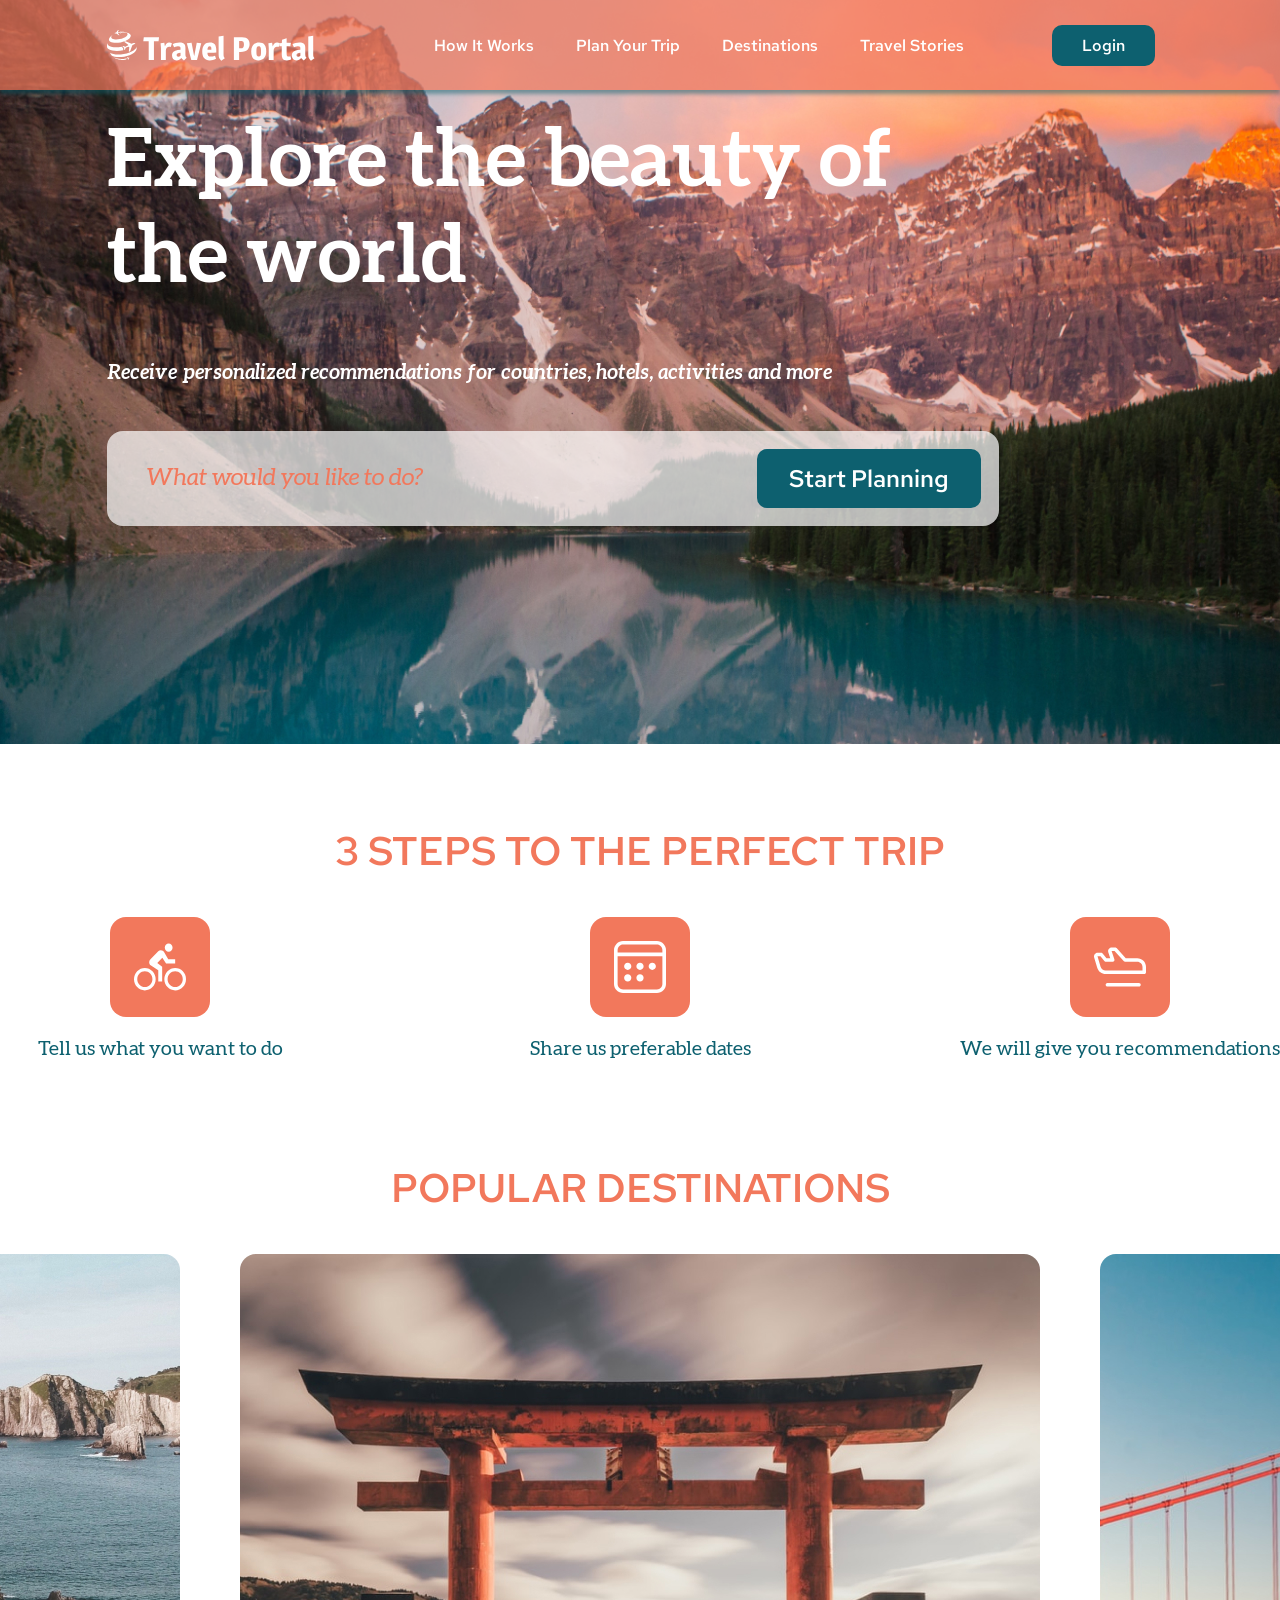
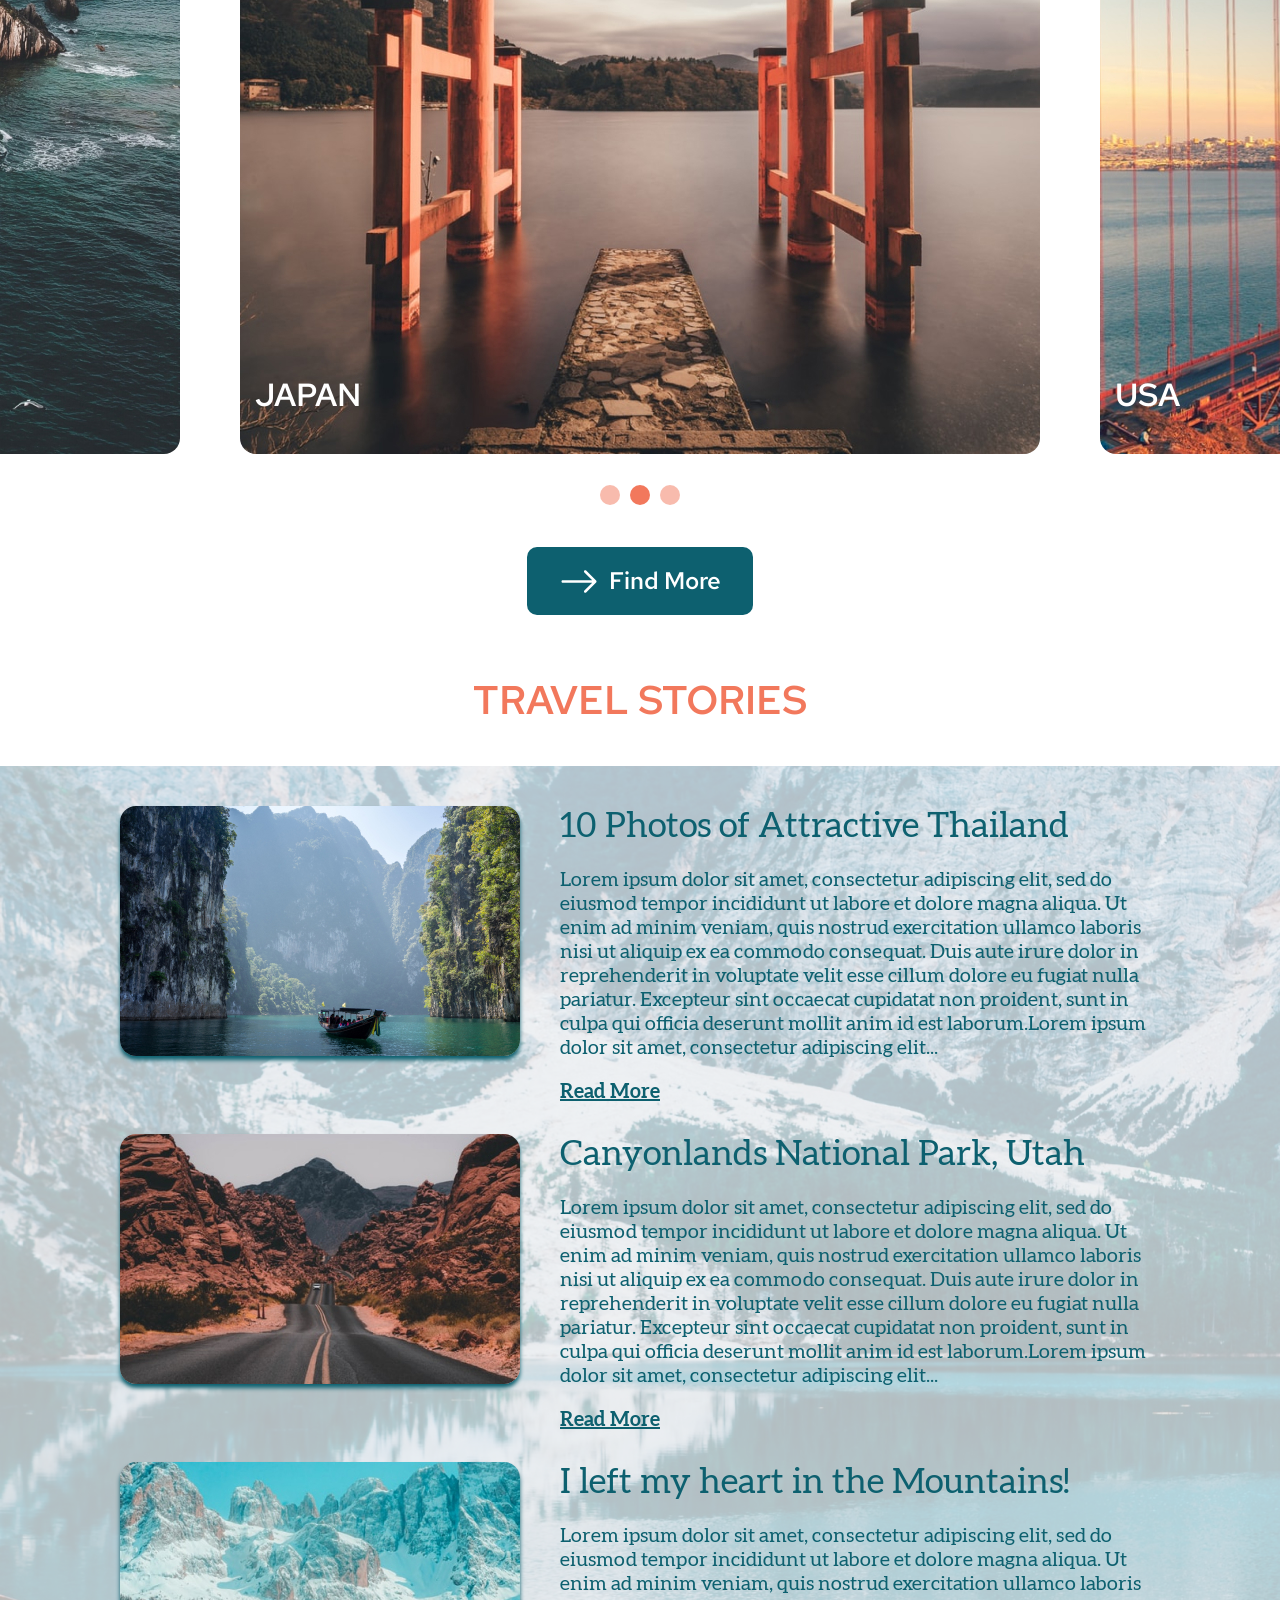
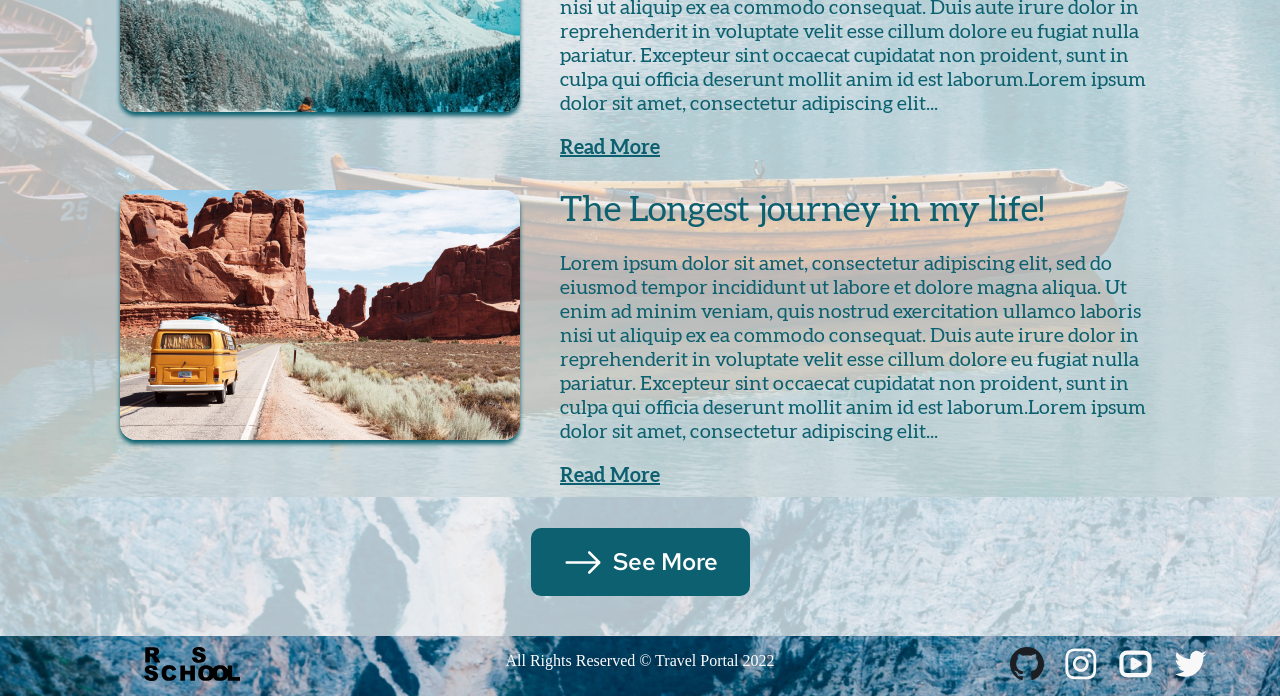
<file: travel/index.html>
<!DOCTYPE html>
<html lang="en">
<head>
    <meta charset="UTF-8">
    <meta http-equiv="X-UA-Compatible" content="IE=edge">
    <meta name="viewport" content="width=device-width, initial-scale=1.0">
    <link rel="stylesheet" type="text/css" href="css/normalize.css">
    <link rel="stylesheet" type="text/css" href="css/style.css">
    <link rel="shortcut icon" href="img/svg/Vector.svg" type="image/x-icon">
    <title>Travel</title>
</head>
<body>
    <div class="container">
    <header>
        <nav>
            <div class="nav_logo">
                <img src="img/svg/logo.svg" alt="website-logo">
            </div> <!-- nav_logo end -->
            <ul class="nav_list">
                <li class="nav__item"><a href="#preview">How It Works</a></li>
                <li class="nav__item"><a href="#steps">Plan Your Trip</a></li>
                <li class="nav__item"><a href="#destinations">Destinations</a></li>
                <li class="nav__item"><a href="#stories">Travel Stories</a></li>
            </ul>
            <button class="button_login">Login</button>
        </nav>
    </header>
    <main>
        <section class="preview" id="preview">
            <div class="preview__wrapper">
                <h1 class="preview__title">Explore the beauty of the world</h1>
                <p class="preview__subtitle">Receive personalized recommendations for countries, hotels, activities and more</p>
                <div class="preview__interact">
                    <p class="preview__question">What would you like to do?</p>
                    <button type="button" class="button">Start Planning</button>
                </div> <!-- preview__interact end -->
        </section>
        <section class="steps" id="steps">
            <h2 class="steps_title">3 STEPS TO THE PERFECT TRIP</h2>
            <div class="steps_list">
                <div class="steps_item">
                    <img src="img/svg/Cyclist.svg" alt="icon-wish">
                    <p class="steps__title">Tell us what you want to do</p>
                </div> 
                <div class="steps_item">
                    <img src="img/svg/Calendar.svg" alt="icon-plan">
                    <p class="steps__title">Share us preferable dates</p>
                </div>
                <div class="steps_item">
                    <img src="img/svg/Plane.svg" alt="icon-recommendations">
                    <p class="steps__title">We will give you recommendations</p>
                </div>
            </div>
        </section>
        <section class="destinations" id="destinations">
            <h2 class="steps_title">POPULAR DESTINATIONS</h2>
            <div class="destinations__slider">
                <div class="destinations__item">
                    <img src="img/Rectangle-23.jpg" alt="Spain photo">
                    <p class="country">SPAIN</p>
                </div>
                <div class="destinations__item">
                    <img src="img/Rectangle-24.jpg" alt="Japan photo">
                    <p class="country">JAPAN</p>
                </div>
                <div class="destinations__item">
                    <img src="img/Rectangle-25.jpg" alt="USA photo">
                    <p class="country">USA</p>
                </div>
            </div>
            <div class="destinations__slider-position">
                <div class="slider-position__none"></div>
                <div class="slider-position__active"></div>
                <div class="slider-position__none"></div>
            </div>
            <button type="button" class="button button__arrow">
                <img src="img/svg/arrow-right.svg" alt="icon-arrow">
                Find More
            </button>
        </section>
        <section class="stories" id="stories">
            <h2 class="steps_title">TRAVEL STORIES</h2>
            <div class="stories_wrapper">
            <div class="stories_container">
            <div class="stories_list">
                <div class="stories_item">
                    <img src="img/Rectangle-29.jpg" alt="river photo">
                    <div class="textblock">
                        <h3 class="stories__title">10 Photos of Attractive Thailand</h3>
                        <article>
                        <p class>Lorem ipsum dolor sit amet, consectetur adipiscing elit, sed do eiusmod tempor incididunt ut labore et dolore magna aliqua. Ut enim ad minim veniam, quis nostrud exercitation ullamco laboris nisi ut aliquip ex ea commodo consequat. Duis aute irure dolor in reprehenderit in voluptate velit esse cillum dolore eu fugiat nulla pariatur. Excepteur sint occaecat cupidatat non proident, sunt in culpa qui officia deserunt mollit anim id est laborum.Lorem ipsum dolor sit amet, consectetur adipiscing elit... 
                        </p>
                        </article>  
                        <a href="index.html" class="more__link">Read More</a>
                    </div>
                </div>
            </div>
            <div class="stories_list">
                <div class="stories_item">
                    <img src="img/Rectangle-30.jpg" alt="Mountains photo">
                    <div class="textblock">
                        <h3 class="stories__title">Canyonlands National Park, Utah</h3>
                        <article>
                        <p class>Lorem ipsum dolor sit amet, consectetur adipiscing elit, sed do eiusmod tempor incididunt ut labore et dolore magna aliqua. Ut enim ad minim veniam, quis nostrud exercitation ullamco laboris nisi ut aliquip ex ea commodo consequat. Duis aute irure dolor in reprehenderit in voluptate velit esse cillum dolore eu fugiat nulla pariatur. Excepteur sint occaecat cupidatat non proident, sunt in culpa qui officia deserunt mollit anim id est laborum.Lorem ipsum dolor sit amet, consectetur adipiscing elit... 
                        </p>
                        </article>
                        <a href="index.html" class="more__link">Read More</a>
                    </div>
                </div>
            </div>
            <div class="stories_list">
                <div class="stories_item">
                    <img src="img/Rectangle-31.jpg" alt="Snowy Mountains photo">
                    <div class="textblock">
                        <h3 class="stories__title">I left my heart in the Mountains!</h3>
                        <article>
                        <p>Lorem ipsum dolor sit amet, consectetur adipiscing elit, sed do eiusmod tempor incididunt ut labore et dolore magna aliqua. Ut enim ad minim veniam, quis nostrud exercitation ullamco laboris nisi ut aliquip ex ea commodo consequat. Duis aute irure dolor in reprehenderit in voluptate velit esse cillum dolore eu fugiat nulla pariatur. Excepteur sint occaecat cupidatat non proident, sunt in culpa qui officia deserunt mollit anim id est laborum.Lorem ipsum dolor sit amet, consectetur adipiscing elit... 
                        </p>
                        </article>  
                        <a href="index.html" class="more__link">Read More</a>
                    </div>
                </div>
            </div>
            <div class="stories_list">
                <div class="stories_item">
                    <img src="img/Rectangle-32.jpg" alt="Bus photo">
                    <div class="textblock">
                        <h3 class="stories__title">The Longest journey in my life!</h3>
                        <article>
                        <p class>Lorem ipsum dolor sit amet, consectetur adipiscing elit, sed do eiusmod tempor incididunt ut labore et dolore magna aliqua. Ut enim ad minim veniam, quis nostrud exercitation ullamco laboris nisi ut aliquip ex ea commodo consequat. Duis aute irure dolor in reprehenderit in voluptate velit esse cillum dolore eu fugiat nulla pariatur. Excepteur sint occaecat cupidatat non proident, sunt in culpa qui officia deserunt mollit anim id est laborum.Lorem ipsum dolor sit amet, consectetur adipiscing elit...
                        </p>
                        </article>  
                        <a href="index.html" class="more__link">Read More</a>
                    </div>
                </div>
            </div>
            <button class="button button__arrow">
                <img src="img/svg/arrow-right.svg" alt="arrow-right">
                See More
            </button>
            </div>
            </div>
        </section>
    </main>
    <footer class="footer__main">
        <div class="footer__item">
                <a href="https://rs.school/"><img src="img/svg/logo-rsschool.svg" alt="rsschool-logo"></a>
        </div>
        <div class="footer__item">
            <div class="footer__rights">All Rights Reserved © Travel Portal 2022</div>
        </div>
        <div class="footer__item">
            <ul class="footer__socials-list">
                <li class="footer__socials-item"><a href="https://github.com/Saidmurodkhodja"><img src="img/svg/icon-github.svg" alt="github logo"></a></li>
                <li class="footer__socials-item"><a href="https://github.com/Saidmurodkhodja"><img src="img/svg/icon-instagram.svg" alt="instagram logo"></a></li>
                <li class="footer__socials-item"><a href="https://github.com/Saidmurodkhodja"><img src="img/svg/icon-youtube.svg" alt="youtube logo"></a></li>
                <li class="footer__socials-item"><a href="https://github.com/Saidmurodkhodja"><img src="img/svg/icon-twitter.svg" alt="twitter logo"></a></li>
            </ul>
        </div>
    </footer>
    </div>
    <script src="index.js"></script>
</body>
</html>
</file>
<file: travel/css/style.css>
@font-face {
    font-family: 'Aleo';
    src: url(../fonts/Aleo/Aleo-Bold.ttf);
    font-weight: 700;
    font-style: normal;
}

@font-face {
    font-family: 'Aleo';
    src: url(../fonts/Aleo/Aleo-BoldItalic.ttf);
    font-weight: 700;
    font-style: italic;
}

@font-face {
    font-family: 'Aleo';
    src: url(../fonts/Aleo/Aleo-Regular.ttf);
    font-weight: 400;
    font-style: normal;
}

@font-face {
    font-family: 'Aleo';
    src: url(../fonts/Aleo/Aleo-Italic.ttf);
    font-weight: 400;
    font-style: italic;
}

@font-face {
    font-family: 'Magra';
    src: url(../fonts/Magra/Magra-Bold.ttf);
    font-weight: 700;
    font-style: normal;
}

@font-face {
    font-family: 'Red Hat Text';
    src: url(../fonts/RedHatText/RedHatText-Medium.ttf);
    font-weight: 500;
    font-style: normal;
}

* {
    box-sizing: border-box;
}

html {
    scroll-behavior: smooth;
}

.container {
    max-width: 1440px;
    margin: 0 auto;
}

header {
    display: grid;
}

nav {
    display: flex;
    justify-content: space-between;
    align-items: center;
    padding: 0 8.33%;
    background: rgba(242, 120, 92, 0.7);
    box-shadow: 0 4px 4px rgba(13, 96, 111, 0.5);
    height: 90px;
}

.nav_logo {
    display: flex;
    align-items: flex-end;
    margin: 16px 0;
}

.nav_list {
    display: flex;
    list-style: none;
    color: #fff;
    gap: 42px;
    font: 500 16px/21px "Red Hat Text";
}

.nav__item a {
    color: #fff;
    text-decoration: none;
    transition: 0.5s;
    font: Aleo;
}

.nav__item a:hover {
    color: #0D606F;
}

.nav__name {
    color: #fff;
    font: 600 29px/20px "Magra";
    margin: 0;
}

.preview__wrapper {
    display: flex;
    flex-direction: column;
    padding: 9% 0 17% 0;
    margin: 0 8.33%;
    max-width: 892px;
}

.preview {
    background: url(../img/garrett-parker-DlkF4-dbCOU-unsplash.jpg) center center no-repeat;
    background-size: cover;   
    margin-top: -91px;
}

.preview__title {
    font: 700 80px/96px "Aleo";
    color: #fff;
    margin-bottom: 35px;
    margin-top: 0;
}

.preview__subtitle {
    font: 700 italic 20px/24px "Aleo";
    color: #fff;
    margin-bottom: 46px;
}

.preview__interact {
    display: flex;
    justify-content: space-between;
    align-items: center;
    background: rgba(255, 255, 255, 0.7);
    border-radius: 16px;
} 

.preview__question {
    font: italic 400 24px/25px "Aleo";
    color: #F2785C;
    margin: 35px 40px;
}

.button {
    color: #fff;
    background: #0D606F;
    border-radius: 10px;
    border-style: none;
    margin: 18px;
    font: 500 24px/32px "Red Hat Text";
    padding: 13.5px 32px;
    transition: 0.5s;
    cursor: pointer;
}

.button:hover {
    background: #F2785C;
}

.button_login {
    color: #fff;
    background: #0D606F;
    border-radius: 10px;
    border-style: none;
    margin: 18px;
    font: 500 24px/32px "Red Hat Text";
    padding: 13.5px 32px;
    transition: 0.5s;
    cursor: pointer;
    font: 500 16px/21px "Red Hat Text";
    padding: 10px 30px;
}

.button_login:hover {
    background: #fff;
    color: 0D606F;
}

.button__arrow {
    display: flex;
    align-items: center;
}

.button__arrow img {
    margin-right: 10px;
}

.steps_title {
    font: 500 40px "Red Hat Text";
    color: #F2785C;
    text-align: center;
    padding: 40px 0;
    margin: 0;
}

.steps {
    display: flex;
    flex-direction: column;
    align-items: center;
    margin: 40px 0;
}

.steps_list {
    display: flex;
    justify-content: space-between;
    width: 100%;
}

.steps_item {
    display: flex;
    flex-direction: column;
    align-items: center;
    flex: 0 0 25%;
}

.steps_item img {
    background-color: #F2785C;
    padding: 24px;
    border-radius: 16px;
    width: 100px;
    height: 100px;
    transition: 0.5s;
    cursor: pointer;
}

.steps_item img:hover {
    box-shadow: 0 4px 4px #0D606F;
}

.steps__title {
    font: 400 20px "Aleo";
    color: #0D606F;
    text-align: center;
}

.destinations {
    display: flex;
    flex-direction: column;
    align-items: center;
    overflow: hidden;
}

.destinations__slider {
    display: flex;
    justify-content: center;
}

.destinations__item {
    margin: 0 30px;
}

.destinations__item img {
    border-radius: 16px;
    margin-bottom: -100px;
}

.country {
    font: 500 32px "Red Hat Text";
    color: #fff;
    margin: 15px;
}

.destinations__slider-position {
    display: flex;
    justify-content: center;
    margin: 54px 0 24px 0;
}

.slider-position__active {
    width: 20px;
    height: 20px;
    background-color: #F2785C;
    border-radius: 50%;
    margin: 0 5px;
}

.slider-position__none {
    width: 20px;
    height: 20px;
    background-color: rgba(242, 120, 92, 0.5);
    border-radius: 50%;
    margin: 0 5px;
}

.stories_wrapper {
    background-image: url(../img/Rectangle-33.jpg);
    height: auto;
    margin-bottom: 0px;
}

.stories_container {
    background-color: rgba(255, 255, 255, 0.7);
    padding: 25px 120px 40px 120px;
    display: flex;
    flex-direction: column;
    align-items: center;    
}

.stories_container button {
    margin: 25px 0 0 0;
}

.stories__title {
    font: 400 35px "Aleo";
    color: #0D606F;
    margin: 0;
}

.textblock {
    margin-left: 40px;
}

article {
    font: 400 20px/24px "Aleo";
    color: #0D606F;
    margin-bottom: 0;
}

.more__link {
    font: 700 20px/24px "Aleo";
    color: #0D606F;
    margin: 0;
    transition: 0.5s;
}

.more__link:hover {
    text-decoration: none;
    color: #F2785C;
}

.stories_list {
    display: flex;
}

.stories_item {
    display: flex;
    margin: 15px 0;
}

.stories_item img {
    border-radius: 16px;
    box-shadow: 0 4px 4px #0D606F;
    height: fit-content;
}

.footer__main {
    display: flex;
    justify-content: space-between;
    align-items: center;
    height: 60px;
    position: relative;
    background-image: url(../img/Rectangle-33.jpg);
    margin-bottom: 0px;
}

.footer__item {
    display: flex;
    justify-content: center;
    flex: 0 0 30%;
    object-fit: contain;
}

.footer__item img {
    height: 34px;
}

.footer__rights {
    color: #fff;
    margin-bottom: 10px;
}

.footer__socials-list {
    list-style: none;
    display: flex;
    margin: 0;
}

.footer__socials-item {
    display: flex;
    margin: 0 10px;
    align-items: center;
}
</file>
